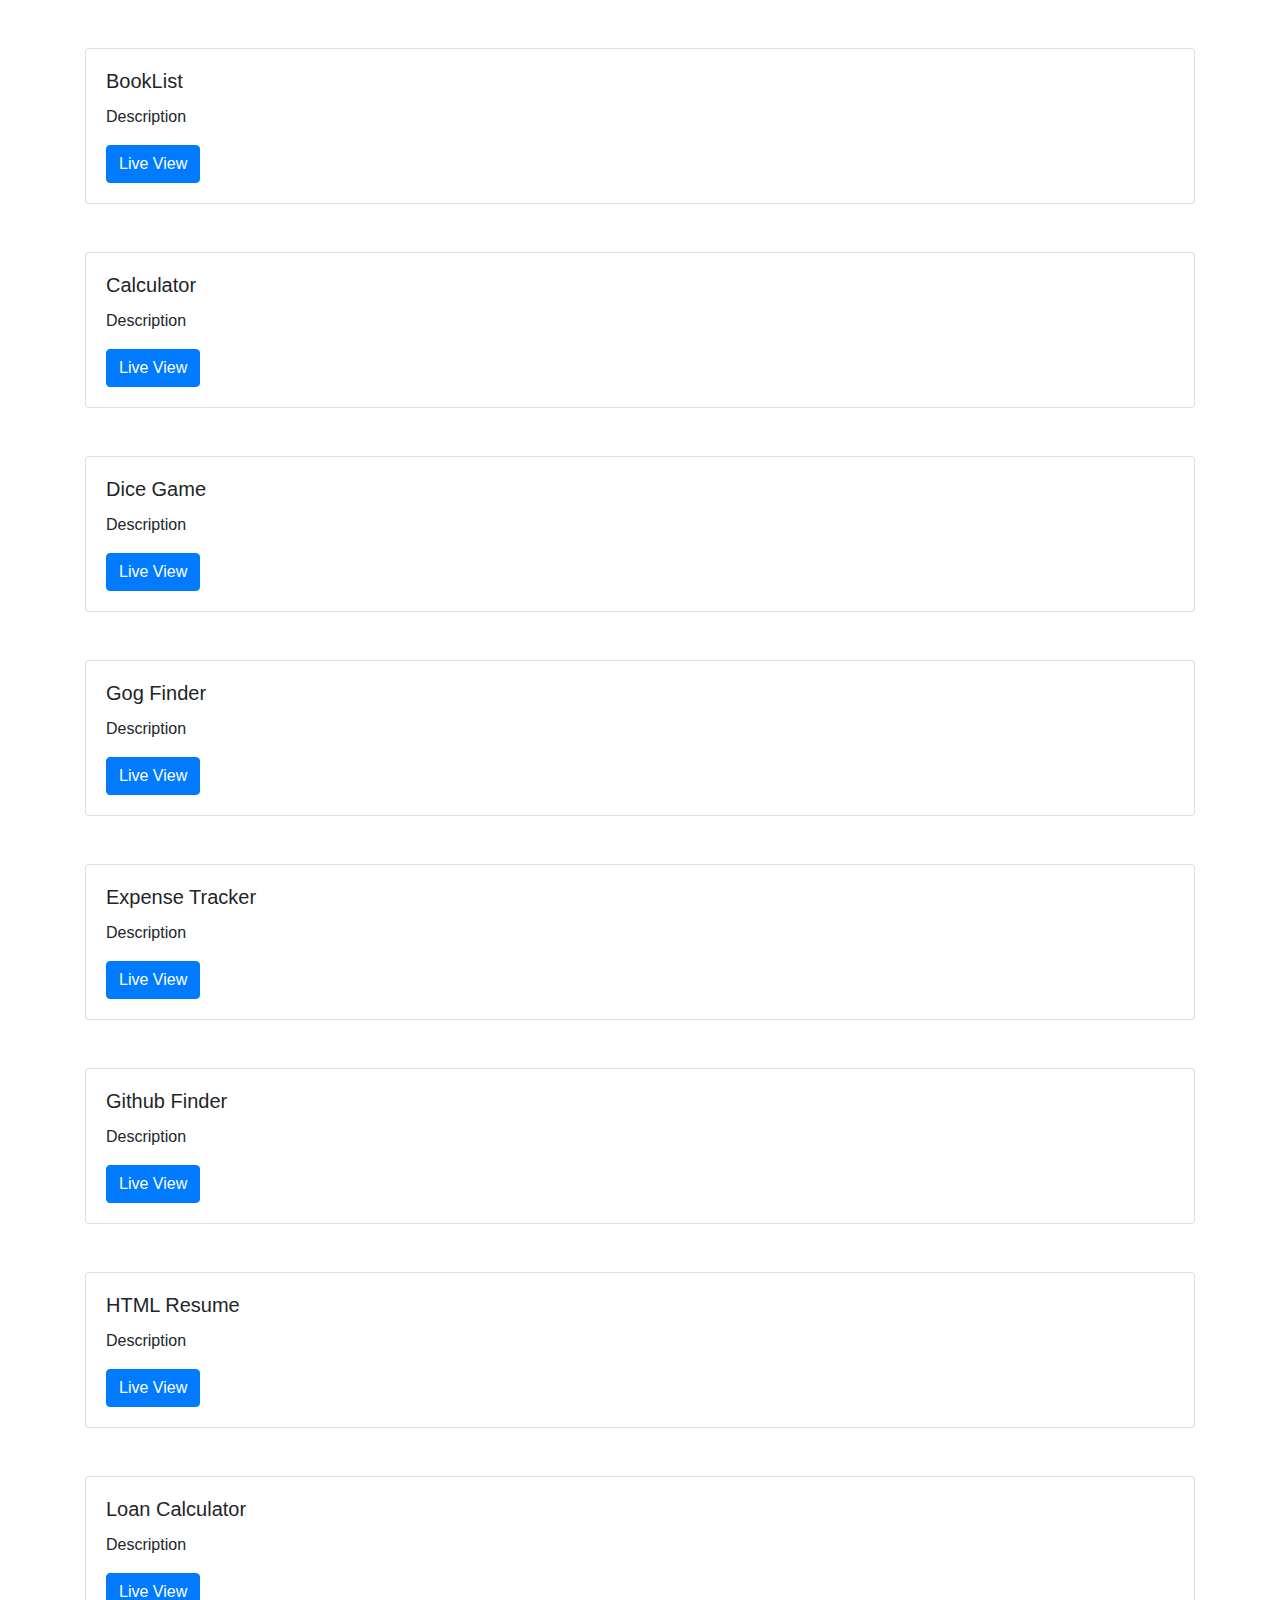
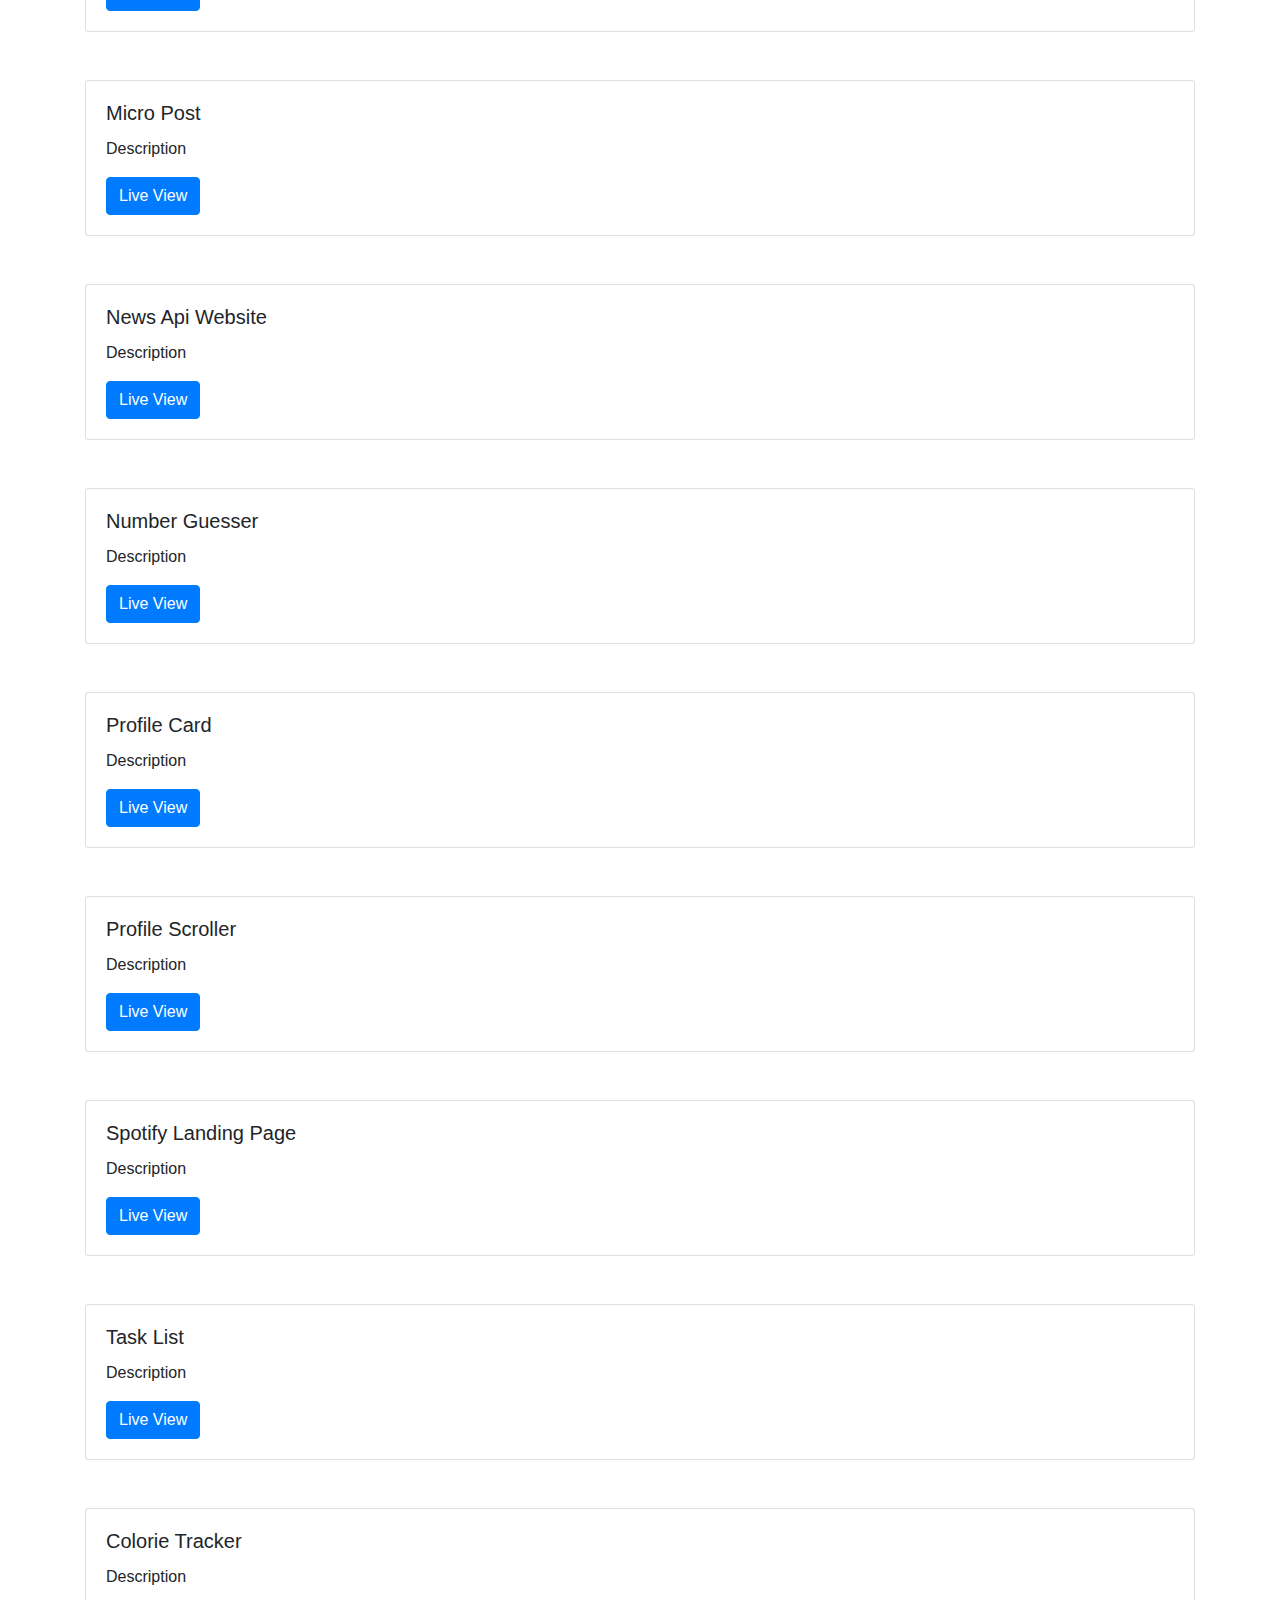
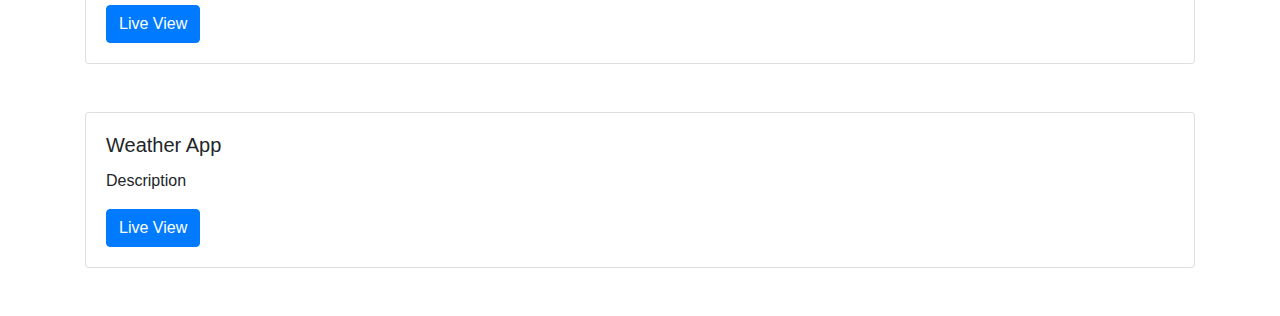
<file: index.html>
<!DOCTYPE html>
<html lang="en">
<head>
  <meta charset="UTF-8">
  <meta name="viewport" content="width=device-width, initial-scale=1, shrink-to-fit=no">
  <link rel="stylesheet" href="https://stackpath.bootstrapcdn.com/bootstrap/4.5.2/css/bootstrap.min.css">
  <title>Web Dev Projects</title>
</head>
<body>

<div class="container mt-5 mb-5">
  <div class="card">
    <div class="card-body">
      <h5 class="card-title">BookList</h5>
      <p class="card-text">Description</p>
      <a href="./booklist/index.html" class="btn btn-primary">Live View</a>
    </div>
  </div>
</div>

<div class="container mt-5 mb-5">
    <div class="card">
      <div class="card-body">
        <h5 class="card-title">Calculator</h5>
        <p class="card-text">Description</p>
        <a href="./Calculator/index.html" class="btn btn-primary">Live View</a>
      </div>
    </div>
  </div>

  <div class="container mt-5 mb-5">
    <div class="card">
      <div class="card-body">
        <h5 class="card-title">Dice Game</h5>
        <p class="card-text">Description</p>
        <a href="./Dice Game/index.html" class="btn btn-primary">Live View</a>
      </div>
    </div>
  </div>


  <div class="container mt-5 mb-5">
    <div class="card">
      <div class="card-body">
        <h5 class="card-title">Gog Finder</h5>
        <p class="card-text">Description</p>
        <a href="./Dog Finder/index.html" class="btn btn-primary">Live View</a>
      </div>
    </div>
  </div>



  <div class="container mt-5 mb-5">
    <div class="card">
      <div class="card-body">
        <h5 class="card-title">Expense Tracker</h5>
        <p class="card-text">Description</p>
        <a href="./Expense Tracker/index.html" class="btn btn-primary">Live View</a>
      </div>
    </div>
  </div>


  <div class="container mt-5 mb-5">
    <div class="card">
      <div class="card-body">
        <h5 class="card-title">Github Finder</h5>
        <p class="card-text">Description</p>
        <a href="./githubfinder/index.html" class="btn btn-primary">Live View</a>
      </div>
    </div>
  </div>


  <div class="container mt-5 mb-5">
    <div class="card">
      <div class="card-body">
        <h5 class="card-title">HTML Resume</h5>
        <p class="card-text">Description</p>
        <a href="./HTML Resume/index.html" class="btn btn-primary">Live View</a>
      </div>
    </div>
  </div>


  <div class="container mt-5 mb-5">
    <div class="card">
      <div class="card-body">
        <h5 class="card-title">Loan Calculator</h5>
        <p class="card-text">Description</p>
        <a href="./loancalculator/index.html" class="btn btn-primary">Live View</a>
      </div>
    </div>
  </div>


  <div class="container mt-5 mb-5">
    <div class="card">
      <div class="card-body">
        <h5 class="card-title">Micro Post</h5>
        <p class="card-text">Description</p>
        <a href="./microposts/index.html" class="btn btn-primary">Live View</a>
      </div>
    </div>
  </div>


  <div class="container mt-5 mb-5">
    <div class="card">
      <div class="card-body">
        <h5 class="card-title">News Api Website</h5>
        <p class="card-text">Description</p>
        <a href="./NewsApiWebsite/index.html" class="btn btn-primary">Live View</a>
      </div>
    </div>
  </div>


  <div class="container mt-5 mb-5">
    <div class="card">
      <div class="card-body">
        <h5 class="card-title">Number Guesser</h5>
        <p class="card-text">Description</p>
        <a href="./numberguesser/index.html" class="btn btn-primary">Live View</a>
      </div>
    </div>
  </div>

  <div class="container mt-5 mb-5">
    <div class="card">
      <div class="card-body">
        <h5 class="card-title">Profile Card</h5>
        <p class="card-text">Description</p>
        <a href="./Profile Card/index.html" class="btn btn-primary">Live View</a>
      </div>
    </div>
  </div>


  <div class="container mt-5 mb-5">
    <div class="card">
      <div class="card-body">
        <h5 class="card-title">Profile Scroller</h5>
        <p class="card-text">Description</p>
        <a href="./profilescroller/index.html" class="btn btn-primary">Live View</a>
      </div>
    </div>
  </div>


  <div class="container mt-5 mb-5">
    <div class="card">
      <div class="card-body">
        <h5 class="card-title">Spotify Landing Page</h5>
        <p class="card-text">Description</p>
        <a href="./Spotify Landing Page/index.html" class="btn btn-primary">Live View</a>
      </div>
    </div>
  </div>


  <div class="container mt-5 mb-5">
    <div class="card">
      <div class="card-body">
        <h5 class="card-title">Task List </h5>
        <p class="card-text">Description</p>
        <a href="./tasklist_project/index.html" class="btn btn-primary">Live View</a>
      </div>
    </div>
  </div>


  <div class="container mt-5 mb-5">
    <div class="card">
      <div class="card-body">
        <h5 class="card-title">Colorie Tracker</h5>
        <p class="card-text">Description</p>
        <a href="./tracalorie/index.html" class="btn btn-primary">Live View</a>
      </div>
    </div>
  </div>


  <div class="container mt-5 mb-5">
    <div class="card">
      <div class="card-body">
        <h5 class="card-title">Weather App</h5>
        <p class="card-text">Description</p>
        <a href="./Weather App/Weather  API/index.html" class="btn btn-primary">Live View</a>
      </div>
    </div>
  </div>

  
<script src="https://code.jquery.com/jquery-3.5.1.slim.min.js"></script>
<script src="https://cdn.jsdelivr.net/npm/@popperjs/core@2.0.7/dist/umd/popper.min.js"></script>
<script src="https://stackpath.bootstrapcdn.com/bootstrap/4.5.2/js/bootstrap.min.js"></script>

</body>
</html>
</file>
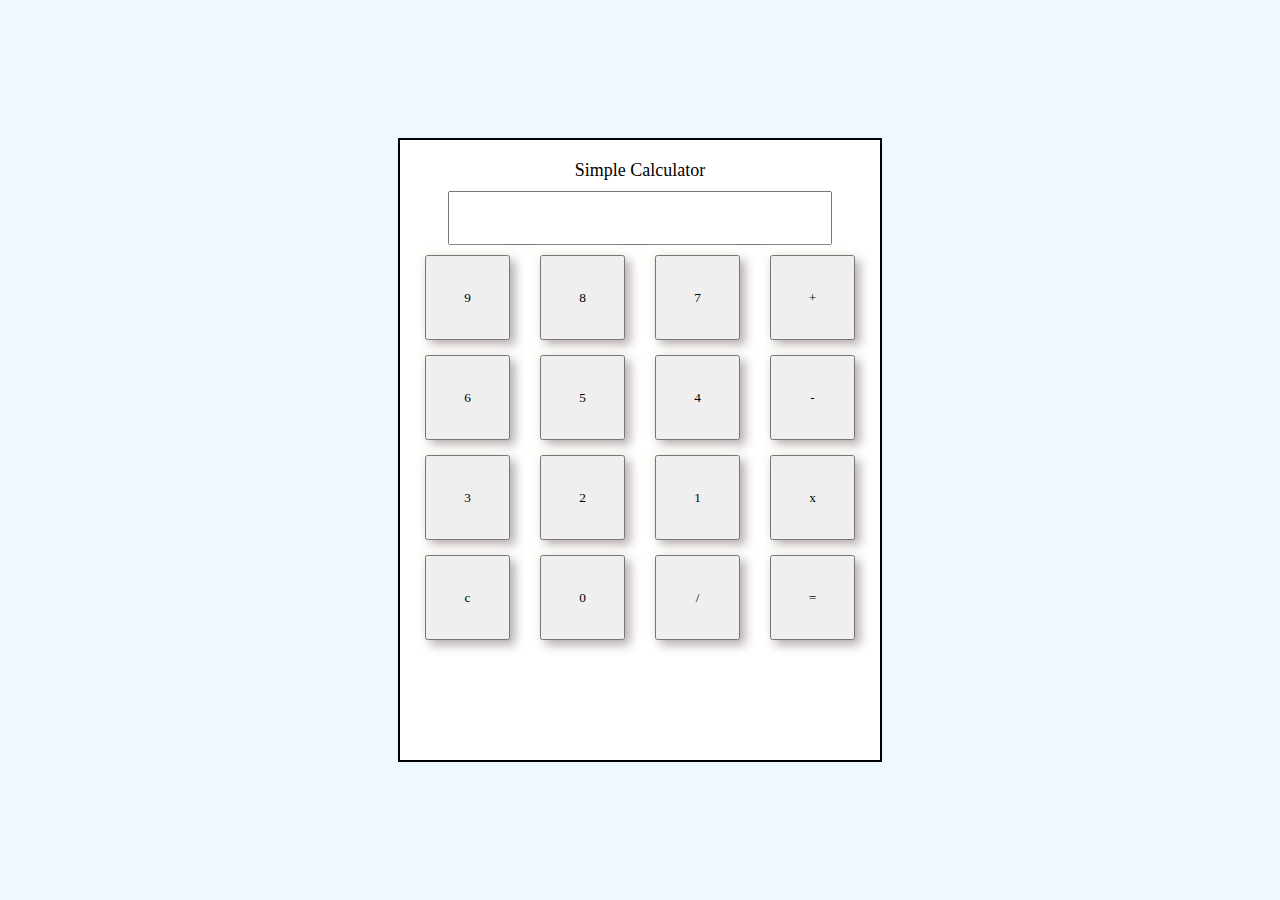
<file: Calculator/index.html>
<!DOCTYPE html>
<html lang="en">
<head>
    <meta charset="UTF-8">
    <meta name="viewport" content="width=device-width, initial-scale=1.0">
    <title>Calculator</title>
    <link rel="stylesheet" href="style.css">
</head>
<body>
    <div class="frame">
        <p class="heading">Simple Calculator</p>
        <div class="display">
            <input type="text" id="display">
        </div>
        
        <div class="button-group">
            <input class="button" type="button" value="9" onclick="display.value += '9'">
            <input class="button" type="button" value="8" onclick="display.value += '8'">
            <input class="button" type="button" value="7" onclick="display.value += '7'">
            <input class="button" type="button" value="+" onclick="display.value += '+'">
        </div>

        <div class="button-group">
            <input class="button" type="button" value="6" onclick="display.value += '6'">
            <input class="button" type="button" value="5" onclick="display.value += '5'">
            <input class="button" type="button" value="4" onclick="display.value += '4'">
            <input class="button" type="button" value="-" onclick="display.value += '-'">
        </div>

        <div class="button-group">
            <input class="button" type="button" value="3" onclick="display.value += '3'">
            <input class="button" type="button" value="2" onclick="display.value += '2'">
            <input class="button" type="button" value="1" onclick="display.value += '1'">
            <input class="button" type="button" value="x" onclick="display.value += '*'">
        </div>

        <div class="button-group">
            <input class="button cbtn" type="button" value="c" onclick="clearContent()">
            <input class="button" type="button" value="0" onclick="display.value += '0'">
            <input class="button" type="button" value="/" onclick="display.value += '/'">
            <input class="button" type="button" value="=" onclick="display.value = eval(display.value)">
        </div>
    
    </div>
    <script src="script.js"></script>
</body>
</html>
</file>
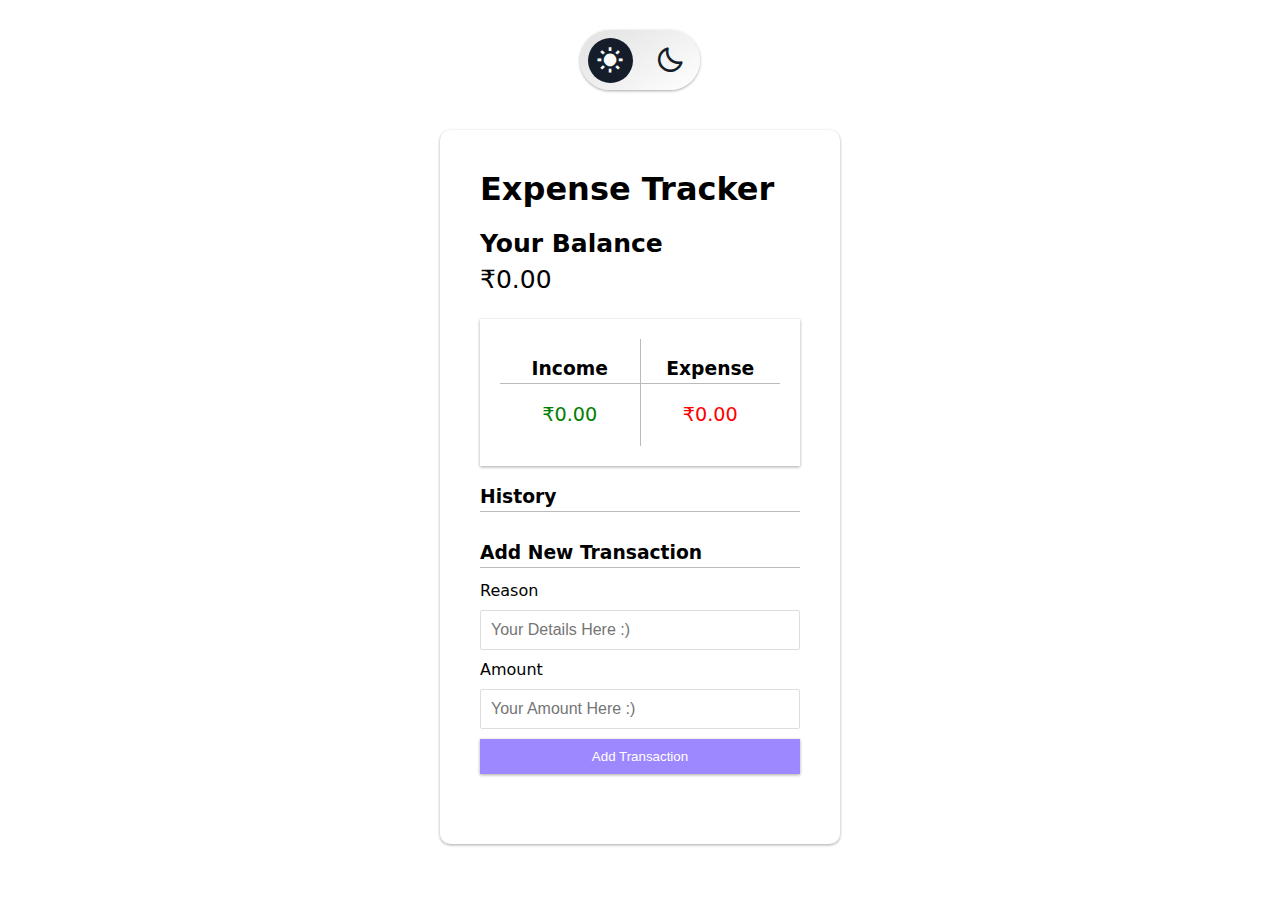
<file: Expense Tracker/index.html>
<!DOCTYPE html>
<html lang="en">
<head>
    <meta charset="UTF-8">
    <meta http-equiv="X-UA-Compatible" content="IE=edge">
    <meta name="viewport" content="width=device-width, initial-scale=1.0">
   
    <title>Expense Tracker</title>
    <link rel = "stylesheet" href = "style.css"> 
    <link rel='stylesheet' href='https://unpkg.com/boxicons@2.1.2 /css/boxicons.min.css' >
</head>
<body class="light">
    
    <input type="checkbox" id="toggle">
    <label class = "toggle" for="toggle">
        <i class = "bx bxs-sun"></i>
        <i class = "bx bx-moon"></i>
        <span class="ball"></span>
    </label>

    <div class = "mainCont">
        <h1>Expense Tracker</h1>
        <h2>Your Balance</h2>
        <p id = "balance">₹00.00</p>

        <div class = "transCont">

            <div class = "income">
                <h3>Income</h3>
                <p id = "credit">₹00.00</p>
            </div>

            <div class="expense">
                <h3 class="expense">Expense</h3>
                <p id = "debit">₹00.00</p>
            </div> 

        </div>
        
        <div class="histCont">
            <h3>History</h3>
            <ul id = "allRecs">
                <li class="recDebit"></li> //
            </ul>
        </div>

        <div class="console">
            <h3>Add New Transaction</h3>
            <form id = "form">
                <div class = "detCont">
                    <label for="details">Reason</label>
                    <input type="text" id="details" placeholder="Your Details Here :)">
                </div>
                <div class = "amtCont">
                    <label for="amount">Amount</label>
                    <input type="number" id="amount" placeholder="Your Amount Here :)">
                </div>
                <button class="exec" type="submit">Add Transaction</button>
            </form>
        </div>
        <script src = "script.js"></script>
    </div>
</body>
</html>
</file>
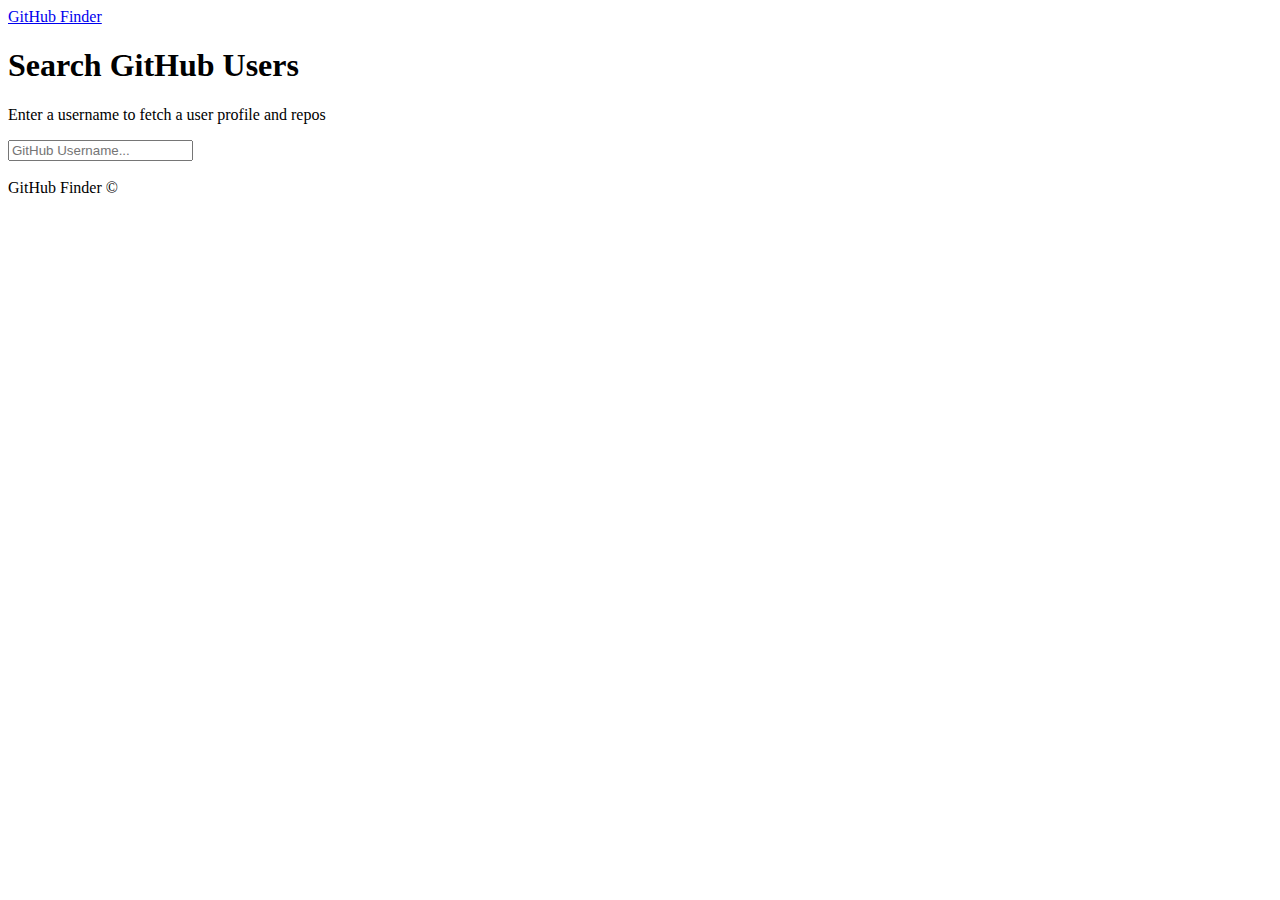
<file: githubfinder/index.html>
<!DOCTYPE html>
<html lang="en">
<head>
  <meta charset="UTF-8">
  <meta name="viewport" content="width=device-width, initial-scale=1.0">
  <meta http-equiv="X-UA-Compatible" content="ie=edge">
  <link rel="stylesheet" href="https://bootswatch.com/4/litera/bootstrap.min.css">
  <title>GitHub Finder</title>
</head>
<body>
  <nav class="navbar navbar-dark bg-primary mb-3">
    <div class="container">
      <a href="#" class="navbar-brand">GitHub Finder</a>
    </div>
  </nav>
  <div class="container searchContainer">
    <div class="search card card-body">
      <h1>Search GitHub Users</h1>
      <p class="lead">Enter a username to fetch a user profile and repos</p>
      <input type="text" id="searchUser" class="form-control" placeholder="GitHub Username...">
    </div>
    <br>
    <div id="profile"></div>
  </div>

  <footer class="mt-5 p-3 text-center bg-light">
    GitHub Finder &copy;
  </footer>
  
  <script src="https://code.jquery.com/jquery-3.2.1.slim.min.js" integrity="sha384-KJ3o2DKtIkvYIK3UENzmM7KCkRr/rE9/Qpg6aAZGJwFDMVNA/GpGFF93hXpG5KkN" crossorigin="anonymous"></script>
  <script src="https://cdnjs.cloudflare.com/ajax/libs/popper.js/1.12.3/umd/popper.min.js" integrity="sha384-vFJXuSJphROIrBnz7yo7oB41mKfc8JzQZiCq4NCceLEaO4IHwicKwpJf9c9IpFgh" crossorigin="anonymous"></script>
  <script src="https://maxcdn.bootstrapcdn.com/bootstrap/4.0.0-beta.2/js/bootstrap.min.js" integrity="sha384-alpBpkh1PFOepccYVYDB4do5UnbKysX5WZXm3XxPqe5iKTfUKjNkCk9SaVuEZflJ" crossorigin="anonymous"></script>

  <script src="github.js"></script>
  <script src="ui.js"></script>
  <script src="app.js"></script>
</body>
</html>
</file>
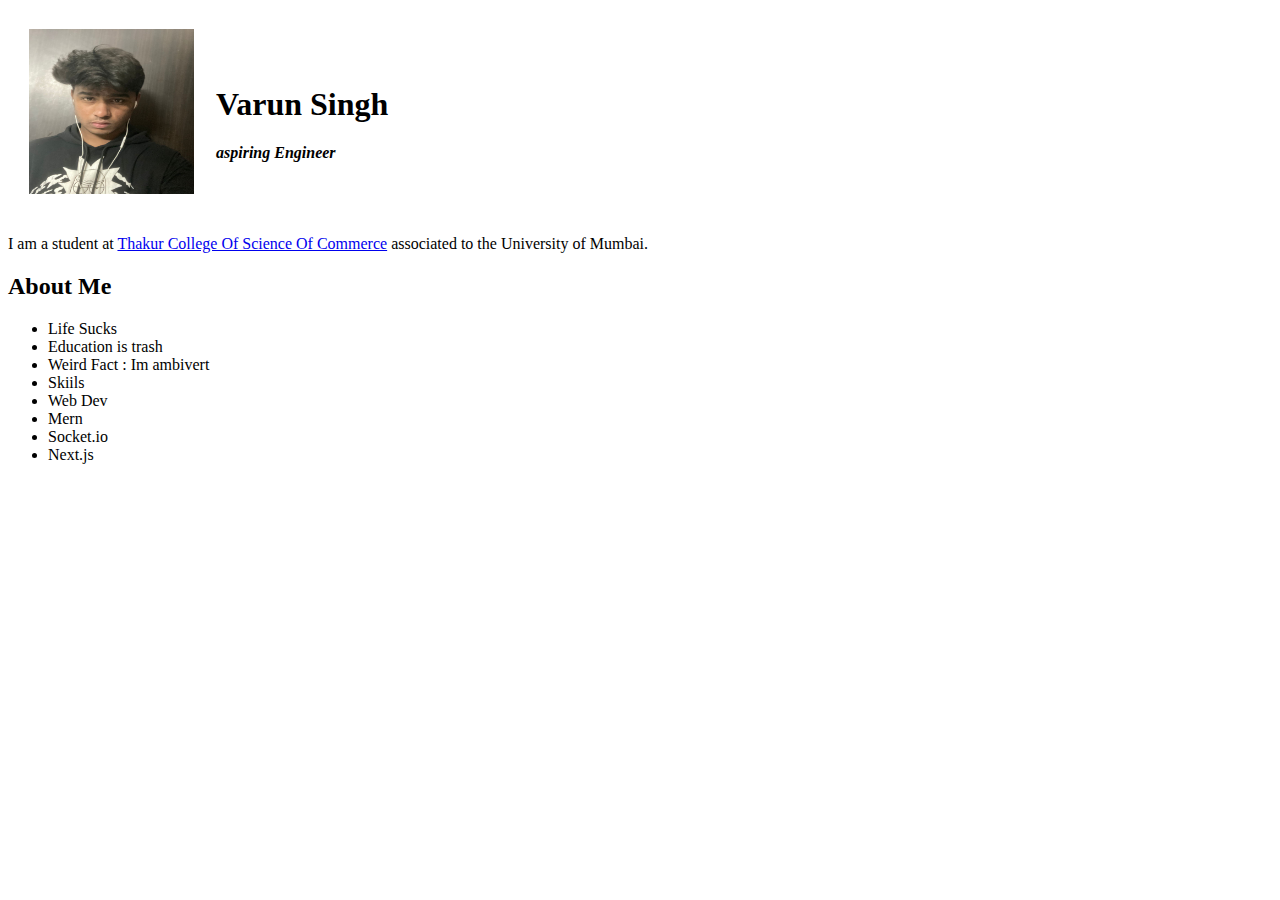
<file: HTML Resume/index.html>
<!DOCTYPE html>
<html lang="en">
<head>
    <meta charset="UTF-8">
    <meta name="viewport" content="width=device-width, initial-scale=1.0">
    <title>HTML Resume</title>
    <link rel="stylesheet" href="style.css">
</head>
<body>
    <table cellspacing = '20'>
        <tr>
            <td><img src="profilepic.jpeg" alt='varun singh' width="165" height="165"></td>
            <td>
                <h1>Varun Singh</h1>
                <strong><em>aspiring Engineer</em></strong><br>
            </td>
        </tr>
    </table>
    <p>
        I am a student at <a href = "https://tcsc.edu">Thakur College Of Science Of Commerce</a> associated to the University of Mumbai.
    </p>
    <h2>About Me</h2>
    <ul>
        <li>Life Sucks</li>
        <li>Education is trash</li>
        <li>Weird Fact : Im ambivert</li>
        <li>Skiils
            <li>Web Dev</li>
            <li>Mern</li>
            <li>Socket.io</li>
            <li>Next.js</li>
        </li>
    </ul>
</body>
</html>
</file>
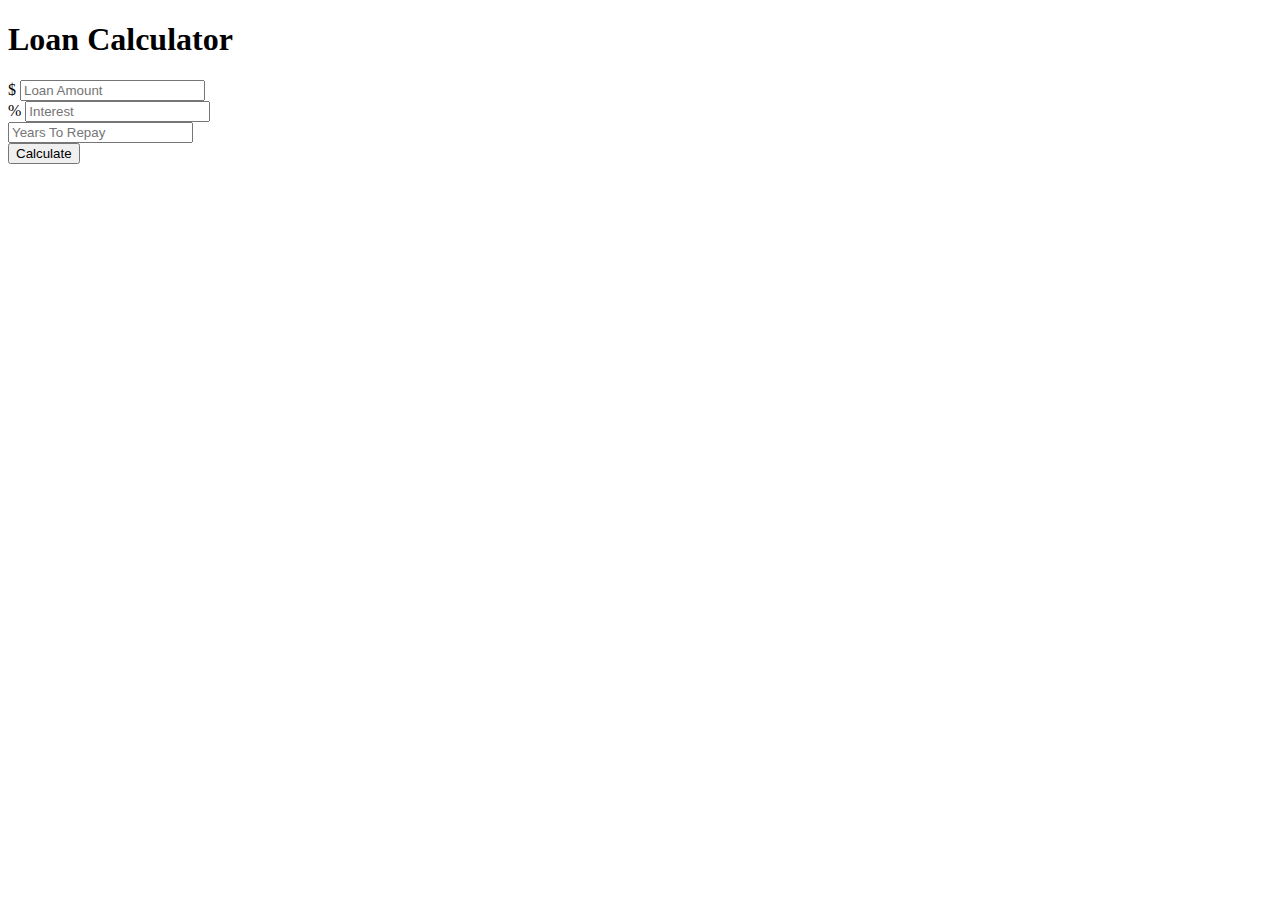
<file: loancalculator/index.html>
<!doctype html>
<html lang="en">
  <head>
    <title>Loan Calculator</title>
    <!-- Required meta tags -->
    <meta charset="utf-8">
    <meta name="viewport" content="width=device-width, initial-scale=1, shrink-to-fit=no">

    <!-- Bootstrap CSS -->
    <link rel="stylesheet" href="https://maxcdn.bootstrapcdn.com/bootstrap/4.0.0-beta.2/css/bootstrap.min.css" integrity="sha384-PsH8R72JQ3SOdhVi3uxftmaW6Vc51MKb0q5P2rRUpPvrszuE4W1povHYgTpBfshb" crossorigin="anonymous">
    <style>
      #loading, #results {
        display:none;
      }
    </style>
  </head>
  <body class="bg-dark">
    <div class="container">
      <div class="row">
        <div class="col-md-6 mx-auto">
          <div class="card card-body text-center mt-5">
            <h1 class="heading display-5 pb-3">Loan Calculator</h1>
            <form id="loan-form">
              <div class="form-group">
                <div class="input-group">
                  <span class="input-group-addon">$</span>
                  <input type="number" class="form-control" id="amount" placeholder="Loan Amount">
                </div>
              </div>
              <div class="form-group">
                <div class="input-group">
                  <span class="input-group-addon">%</span>
                  <input type="number" class="form-control" id="interest" placeholder="Interest">
                </div>
              </div>
              <div class="form-group">
                <input type="number" class="form-control" id="years" placeholder="Years To Repay">
              </div>
              <div class="forn-group">
                <input type="submit" value="Calculate" class="btn btn-dark btn-block">
              </div>
            </form>
            <!-- LOADER -->
            <div id="loading">
              <img src="img/loading.gif" alt="">
            </div>
            <!-- RESULTS -->
            <div id="results" class="pt-4">
              <h5>Results</h5>
              <div class="form-group">
                <div class="input-group">
                  <span class="input-group-addon">Monthly Payment</span>
                  <input type="number" class="form-control" id="monthly-payment" disabled>
                </div>
              </div>

              <div class="form-group">
                <div class="input-group">
                  <span class="input-group-addon">Total Payment</span>
                  <input type="number" class="form-control" id="total-payment" disabled>
                </div>
              </div>

              <div class="form-group">
                <div class="input-group">
                  <span class="input-group-addon">Total Interest</span>
                  <input type="number" class="form-control" id="total-interest" disabled>
                </div>
              </div>
            </div>
          </div>
        </div>
      </div>
    </div>

    <!-- Optional JavaScript -->
    <!-- jQuery first, then Popper.js, then Bootstrap JS -->
    <script src="https://code.jquery.com/jquery-3.2.1.slim.min.js" integrity="sha384-KJ3o2DKtIkvYIK3UENzmM7KCkRr/rE9/Qpg6aAZGJwFDMVNA/GpGFF93hXpG5KkN" crossorigin="anonymous"></script>
    <script src="https://cdnjs.cloudflare.com/ajax/libs/popper.js/1.12.3/umd/popper.min.js" integrity="sha384-vFJXuSJphROIrBnz7yo7oB41mKfc8JzQZiCq4NCceLEaO4IHwicKwpJf9c9IpFgh" crossorigin="anonymous"></script>
    <script src="https://maxcdn.bootstrapcdn.com/bootstrap/4.0.0-beta.2/js/bootstrap.min.js" integrity="sha384-alpBpkh1PFOepccYVYDB4do5UnbKysX5WZXm3XxPqe5iKTfUKjNkCk9SaVuEZflJ" crossorigin="anonymous"></script>
    <script src="app.js"></script>
  </body>
</html>
</file>
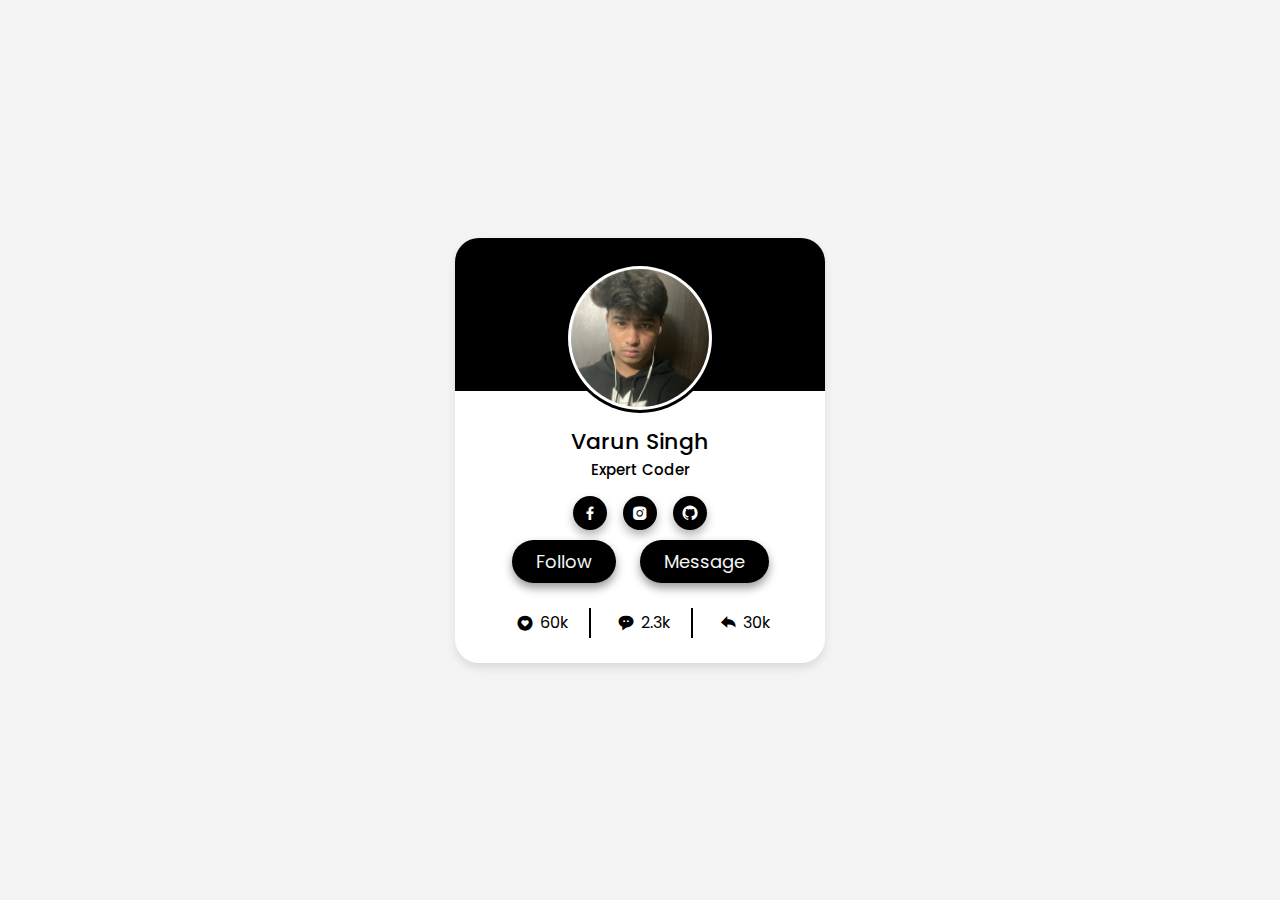
<file: Profile Card/index.html>
<!DOCTYPE html>
<html lang="en">
<head>
    <meta charset="UTF-8">
    <meta name="viewport" content="width=device-width, initial-scale=1.0">
    <title>Profile Card</title>
    <link href='https://unpkg.com/boxicons@2.1.4/css/boxicons.min.css' rel='stylesheet'>
    <link rel="stylesheet" href="style.css">
</head>
<body>
    <div class="profile-card">
        <div class="image">
            <img src="./images/profilepic.jpeg" class="profile-img" alt="User">
        </div>

        <div class="text-data">
            <span class="name">Varun Singh</span>
            <span class="job">Expert Coder</span>
        </div>

        <div class="media-buttons">
            <a href="#" class="link">
                <i class='bx bxl-facebook' ></i>
            </a>
            <a href="#" class="link">
                <i class='bx bxl-instagram-alt' ></i>
            </a>
            <a href="#" class="link">
                <i class='bx bxl-github' ></i>
            </a>
        </div>


        <div class="buttons">
            <button class="button">Follow</button>
            <button class="button">Message</button>
        </div>


        <div class="analytics">
            <div class="data">
                <i class='bx bxs-heart-circle' ></i>
                <span class="number">60k</span>
            </div>
            <div class="data">
                <i class='bx bxs-message-rounded-dots' ></i>
                <span class="number">2.3k</span>
            </div>
            <div class="data">
                <i class='bx bxs-share' ></i>
                <span class="number">30k</span>
            </div>
        </div>
    </div>






    <!-- <div class="profile-card">
        <div class="image">
            <img src="./images/contributor3.jpg" class="profile-img" alt="User">
        </div>

        <div class="text-data">
            <span class="name">Divyansh Singh</span>
            <span class="job">Aspiring Coder</span>
        </div>

        <div class="media-buttons">
            <a href="#" class="link">
                <i class='bx bxl-facebook' ></i>
            </a>
            <a href="#" class="link">
                <i class='bx bxl-instagram-alt' ></i>
            </a>
            <a href="#" class="link">
                <i class='bx bxl-github' ></i>
            </a>
        </div>


        <div class="buttons">
            <button class="button">Follow</button>
            <button class="button">Message</button>
        </div>


        <div class="analytics">
            <div class="data">
                <i class='bx bxs-heart-circle' ></i>
                <span class="number">30k</span>
            </div>
            <div class="data">
                <i class='bx bxs-message-rounded-dots' ></i>
                <span class="number">1.1k</span>
            </div>
            <div class="data">
                <i class='bx bxs-share' ></i>
                <span class="number">3k</span>
            </div>
        </div>
    </div> -->
    
</body>
</html>
</file>
<file: Calculator/style.css>
*{
    margin: 0;
    padding: 0;
    font-family: cursive;
}

body{
    background-color: aliceblue;
    height: 100vh;
    display: flex;
    justify-content: center;
    align-items: center;
}
.frame{
    height: 600px;
    width: 460px;
    border: 2px solid black;
    background-color: white;
    padding: 10px;
    box-shadow: 5px  5px 15px #68cdca, -5px  -5px -15px #ffffff;
}

.heading{
    text-align: center;
    padding: 10px;
    font-size: 18px;
}
#display{
    height: 50px;
    width: 380px;
    font-size: 30px;
    text-align: center;
    
}
.display{
    display: flex;
    justify-content: center;
}
.button-group{
    display: flex;
    justify-content: space-around;
    margin-top: 10px;
}
.button{
    width: 85px;
    height: 85px;
    box-shadow: 5px 5px 10px #b6acac, -5px -5px 10px #fafaf4;
    margin-bottom:5px ;
}

.button.active{
    box-shadow:inset 1px 1px 5px #babeec, inset -1px -1px 2px #ffffff;
}
.button:hover{
    background-color: rgb(39, 222, 39);
    cursor: pointer;
}
</file>
<file: Expense Tracker/style.css>
:root{
    --box-shadow:0 1px 3px rgba(0,0,0,0.12) , 
    0 1px 3px rgba(0,0,0,0.24);

    --box-shadow2:/* offset-x | offset-y | blur-radius | spread-radius | color */ 
    0px 24px 38px 3px hsla(0,0%,0%,0.24), 
    0px 9px 46px 8px hsla(0,0%,0%,0.22), 
    0px 11px 15px -7px hsla(0,0%,0%,0.5);;
}

.toggle{
    cursor: pointer;
    position: relative;
    display: flex;
    justify-content: space-between;
    width: 120px;
    height: 60px;
    border-radius: 50px;
}

.toggle i{
    width: 50%;
    line-height: 60px;
    text-align: center;
    font-size: 30px;
    z-index: 1;
}

.toggle .ball{
    position: absolute;
    width: 45px;
    height: 45px;
    margin: 7.5px;
    border-radius: 50%;
}

#toggle{
    display: none;
}

/*
Light Mode
*/

*{
    box-sizing: border-box;
}

.light{
    display: flex;
    flex-direction: column;
    align-items: center;
    height: auto;
    margin: 0;
    font-family: system-ui, -apple-system, BlinkMacSystemFont, 'Segoe UI', Roboto, Oxygen, Ubuntu, Cantarell, 'Open Sans', 'Helvetica Neue', sans-serif;
    transition: 0.2s;
}

.light .toggle {
    background : linear-gradient(145deg, #e1e1e1, #fff);
    box-shadow: var(--box-shadow);
    margin-top: 30px;
}

.light .toggle .bxs-sun{
    color: #fafafa;
} 

.light .toggle .bx-moon{
    color: #151d2a
} 

.light .toggle .ball{
    background-color: #151d2a;
    transition: 0.3s ease-out;
} 

#balance{
    font-size: 25px;
}

h1{
    margin-top: auto;
}

h2{
    font-size: 25px;
    margin-bottom: -18px;
}

.light .mainCont{
    margin: 30px auto;
    width: 400px;
    padding: 40px;
    box-shadow: var(--box-shadow);
    border-radius: 10px;
}

h3{
    border-bottom: 1px solid #bbb;
    padding-bottom: 4px ;
}

.light .transCont{
    box-shadow: var(--box-shadow);
    display: flex;
    justify-content: center;
    padding: 20px;
    margin: 20px 0;
}

.transCont div{
    flex: 1;
    text-align: center;
}

.transCont div:first-of-type{
    border-right: 1px solid #bbb;
}

#credit{
    color: green;
    font-size: larger;
}

#debit{
    color: red;
    font-size: larger;
}

.histCont{
    margin-bottom: 30px;
}

label{
    display: inline-block;
    margin: 10px 0;
}

input{
    border:1px solid #dedede;
    border-radius: 2px;
    display: block;
    font-size: 16px;
    padding: 10px;
    width: 100%;
}

.light .exec{
    cursor: pointer;
    box-shadow: var(--box-shadow);
    color: #fff;
    display: block;
    border: 0px;
    margin: 10px 0 30px;
    padding: 10px;
    width: 100%;
    background-color: #9e88ff;
}

.exec:focus, del:focus{
    outline: 0;
}

.allRecs{
    list-style-type:none;
    padding: 0;
    margin-bottom: 40px;
}

.light .recCredit,.light .recDebit{
    background-color: #fff;
    color: #323;
    display: flex;
    justify-content: space-between;
    position: relative;
    margin: 10px 0;
    padding: 10px;
    box-shadow: var(--box-shadow);
}

.recCredit{
    border-right: 5px solid green;
}

.recDebit{
    border-right: 5px solid red;
}

.del{
    cursor: pointer;
    background-color: #fc344b;
    box-shadow: var(--box-shadow);
    border: 0;
    position: absolute;
    top: 50%;
    left: 0;
    transform: translate(-100%,-50%);
    opacity: 1;
    transition: opacity 0.3s ease;
}

.del img{ /*TrashBin Image in script.js*/
    width: 30px;
    height: 34px;
    padding: 2px 5px;
}

.detCont{
    margin-top: -15px;
}


/* 
   Dark Mode 
*/


.dark{
    background-color: #172031;
    color: white;
}

.dark .toggle {
    background : #151d2a;
    box-shadow: var(--box-shadow2);
}

.dark .toggle .ball{
    background-color: #fafafa;
    transform: translateX(60px);
}

.dark .mainCont{
    box-shadow: var(--box-shadow2);
    background: rgba(0, 0, 0, .5);
}

.dark .transCont{
    box-shadow: var(--box-shadow2);
    background-color: rgba(16, 22, 33, 0.1);
}

.dark .exec{
    background-color: #FF9F29;
}
</file>
<file: HTML Resume/style.css>
.upper-head{
    display: flex;
    margin: 60px 60px;
}
.image img{
    width: 200px;
    height: 200px;
    border-radius: 50%;
    
}
.paragraph{
    margin-left: 50px ;
    margin-top: 50px;
    /* align-items: center; */
    /* align-content: center; */
    justify-content: center;
    /* justify-items: center; */
}
h3{
    color: blue;
    font-size: 30px;
}
</file>
<file: Profile Card/style.css>
@import url('https://fonts.googleapis.com/css2?family=Lobster&family=Poppins:ital,wght@1,200&family=Sevillana&family=Titillium+Web:ital,wght@1,300;1,700&family=Ubuntu:wght@300&display=swap');
*{
    font-family: 'Poppins',sans-serif;
    margin: 0;
    padding: 0;
    box-sizing: border-box;
}
body{
    height: 100vh;
    display: flex;
    align-items: center;
    justify-content: center;
    background-color: #f4f4f4;
}
.profile-card{
    display: flex;
    flex-direction: column;
    align-items: center;
    max-width: 370px;
    width: 100%;
    background-color: #fff;
    box-shadow: 0 5px 10px rgba(0, 0, 0, 0.1);
    border-radius: 24px;
    padding: 25px;
    position: relative;
    margin: 10px;
}

.profile-card::before{
    content: '';
    position: absolute;
    height: 36%;
    width: 100%;
    background-color: black;
    top: 0;
    left: 0;
    border-radius: 24px 24px 0 0 ;
}
.image{
    position: relative;
    height: 150px;
    width: 150px;
    border-radius: 50%;
    background-color: rgb(0, 0, 0);
    padding: 3px;
    margin-bottom: 12px;
}

.image .profile-img{
    height: 100%;
    width: 100%;
    object-fit: cover;
    border-radius: 50%;
    border: #fff;
    padding: 3px;
    background-color: white;
}

.profile-card .text-data{
    display: flex;
    flex-direction: column;
    align-items: center;
    font-family:'Times New Roman', Times, serif;
}

.text-data .name{
    font-size: 22px;
    font-weight: 500;
}
.text-data .job{
    font-size: 15px;
    font-weight: 500;
}

.profile-card .media-buttons{
    display: flex;
    align-items: center;
    margin-top: 15px;
}

.media-buttons .link{
    text-decoration: none;
    background-color: #000000;
    margin: 0 8px;
    height: 34px;
    width: 34px;
    border-radius: 50%;
    display: flex;
    align-items: center;
    justify-content: center;
    color: #fff;
    font-size: 18px;
    margin-bottom: 10px;
    box-shadow: 0 5px 10px rgba(0, 0, 0, 0.3);
}

.buttons .button{
    color: #f4f4f4;
    font-size: 18px;
    border: none;
    border-radius: 24px;
    margin: 0 10px;
    margin: 0 10px;
    padding: 8px 24px;
    background-color: rgb(0, 0, 0);
    font-weight: 400;
    cursor: pointer;
    transition: all 0.3s ease;
    box-shadow: 0 5px 10px rgba(0, 0, 0, 0.4);
}

.buttons .button:hover{
    background-color: rgb(135, 135, 135);
    color: #000000;
}

.profile-card .analytics{
    display: flex;
    align-items: center;
    margin-top: 25px;
}
.analytics .data{
    display: flex;
    align-items: center;
    color: #000000;
    padding: 0 20px;
    border-right: 2px solid #000000;
}
.data i{
    font-size: 18px;
    margin: 6px;
}
.data:last-child{
    border-right: none;
}
</file>
